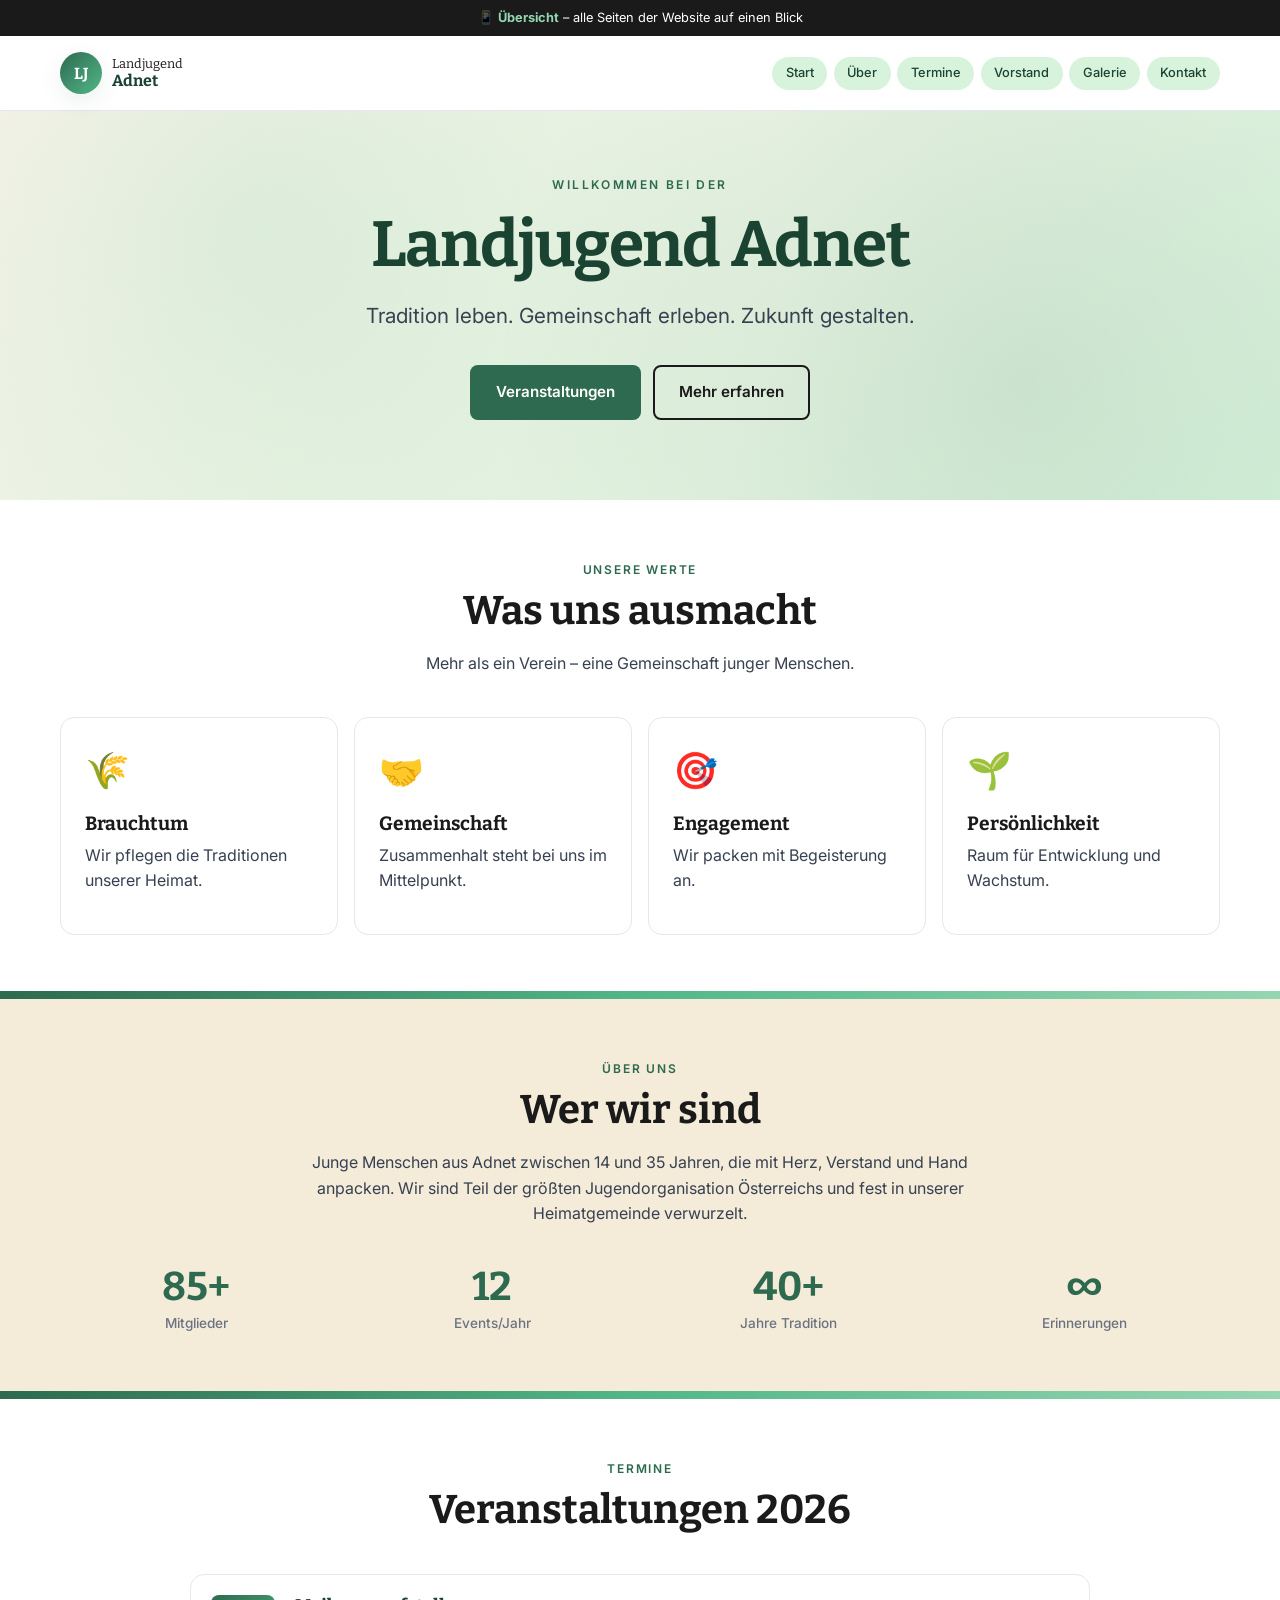
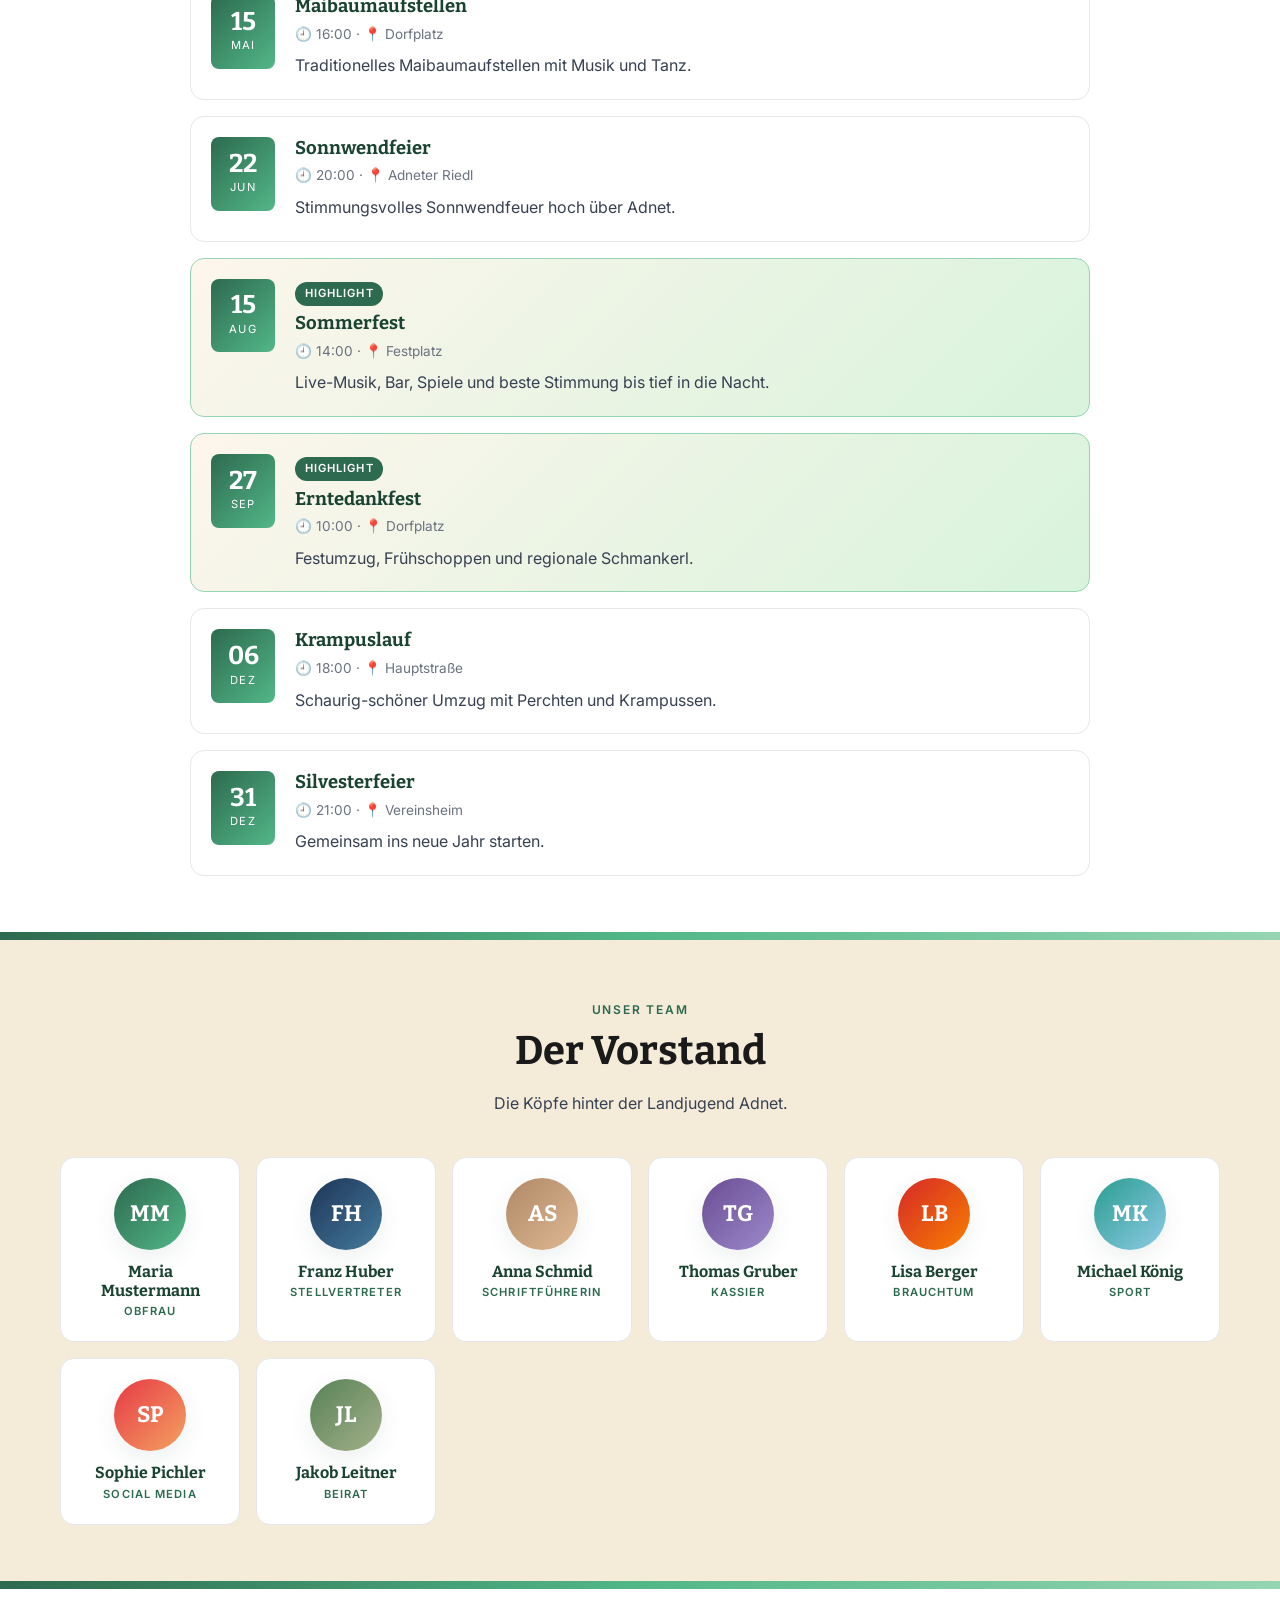
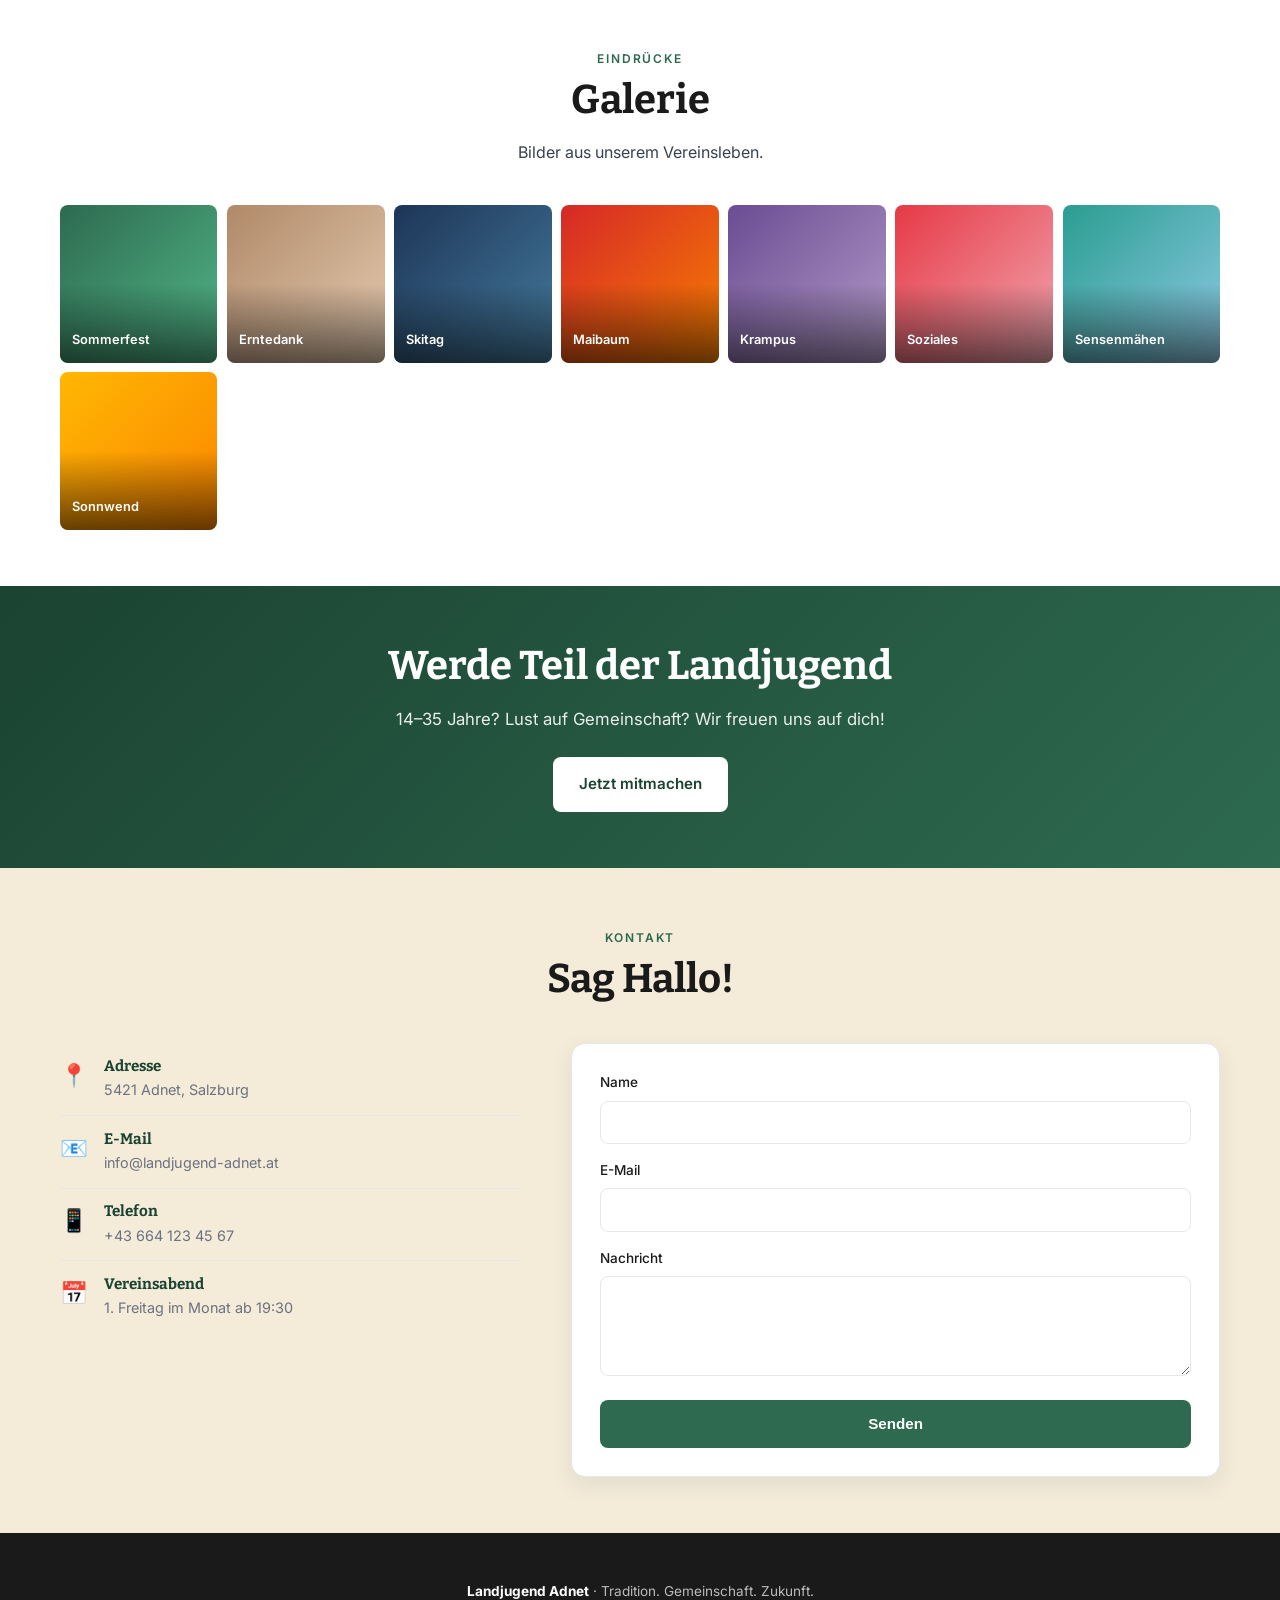
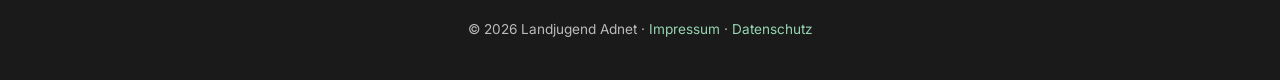
<file: preview.html>
<!DOCTYPE html>
  <html lang="de">
<head>
<meta charset="UTF-8">
<meta name="viewport" content="width=device-width, initial-scale=1.0">
<title>Landjugend Adnet - Übersicht</title>
<link rel="preconnect" href="https://fonts.googleapis.com">
<link rel="preconnect" href="https://fonts.gstatic.com" crossorigin>
<link href="https://fonts.googleapis.com/css2?family=Bitter:wght@400;600;700&family=Inter:wght@300;400;500;600;700&display=swap" rel="stylesheet">
<style>
:root{--green-900:#1b4332;--green-700:#2d6a4f;--green-500:#52b788;--green-300:#95d5b2;--green-100:#d8f3dc;--cream:#fdf6ec;--sand:#f4ebd9;--ink:#1a1a1a;--muted:#6b7280;--line:#e5e7eb;--white:#fff;--shadow-md:0 8px 24px rgba(27,67,50,.08);--shadow-lg:0 24px 48px rgba(27,67,50,.14);--radius:14px;--radius-sm:8px}
*{margin:0;padding:0;box-sizing:border-box}
html{scroll-behavior:smooth}
body{font-family:'Inter',sans-serif;color:var(--ink);line-height:1.6;background:#fff;-webkit-font-smoothing:antialiased}
.container{max-width:1200px;margin:0 auto;padding:0 1.25rem}
h1,h2,h3,h4{font-family:'Bitter',serif;font-weight:700;line-height:1.2}
h1{font-size:clamp(2.25rem,7vw,4rem)}
h2{font-size:clamp(1.6rem,5vw,2.5rem);margin-bottom:1rem}
h3{font-size:1.2rem;margin-bottom:.5rem}
h4{font-size:1rem;margin-bottom:.75rem}
p{margin-bottom:1rem;color:#374151}
a{color:var(--green-700);text-decoration:none}

.header{position:sticky;top:0;background:rgba(255,255,255,.95);backdrop-filter:blur(10px);border-bottom:1px solid var(--line);z-index:100}
.header-inner{display:flex;align-items:center;justify-content:space-between;padding:1rem 1.25rem;max-width:1200px;margin:0 auto}
.logo{display:flex;align-items:center;gap:.65rem;color:var(--ink)}
.logo-mark{width:42px;height:42px;background:linear-gradient(135deg,var(--green-700),var(--green-500));color:#fff;display:grid;place-items:center;border-radius:50%;font-weight:700;font-family:'Bitter',serif;box-shadow:var(--shadow-md)}
.logo-text{font-size:.8rem;line-height:1.15;font-family:'Bitter',serif}
.logo-text strong{font-size:1rem;color:var(--green-900);display:block}
.nav-pill{display:flex;gap:.4rem;flex-wrap:wrap}
.nav-pill a{padding:.4rem .85rem;border-radius:100px;background:var(--green-100);color:var(--green-900);font-size:.8rem;font-weight:500}

.hero{position:relative;padding:4rem 0 5rem;background:linear-gradient(135deg,var(--cream) 0%,var(--green-100) 100%);text-align:center;overflow:hidden}
.hero::before{content:'';position:absolute;inset:0;background:radial-gradient(circle at 20% 30%,rgba(82,183,136,.15) 0%,transparent 50%),radial-gradient(circle at 80% 70%,rgba(45,106,79,.12) 0%,transparent 50%)}
.hero-content{position:relative;max-width:800px;margin:0 auto}
.eyebrow{text-transform:uppercase;letter-spacing:.2em;font-size:.75rem;font-weight:600;color:var(--green-700);margin-bottom:.75rem}
.hero h1{color:var(--green-900);margin-bottom:1rem;letter-spacing:-.02em}
.hero-lead{font-size:clamp(1rem,3.5vw,1.3rem);color:#374151;margin-bottom:2rem}
.hero-cta{display:flex;gap:.75rem;justify-content:center;flex-wrap:wrap}

.btn{display:inline-block;padding:.85rem 1.5rem;border-radius:var(--radius-sm);font-weight:600;font-size:.95rem;border:2px solid transparent;cursor:pointer;transition:all .2s;text-align:center}
.btn-primary{background:var(--green-700);color:#fff}
.btn-primary:hover{background:var(--green-900)}
.btn-secondary{background:transparent;color:var(--ink);border-color:var(--ink)}

.section{padding:3.5rem 0}
.section-alt{background:var(--sand)}
.section-head{text-align:center;max-width:680px;margin:0 auto 2.5rem}
.kicker{display:inline-block;text-transform:uppercase;letter-spacing:.15em;font-size:.75rem;font-weight:600;color:var(--green-700);margin-bottom:.5rem}

.cards{display:grid;grid-template-columns:repeat(auto-fit,minmax(220px,1fr));gap:1rem}
.card{background:#fff;padding:1.5rem;border-radius:var(--radius);border:1px solid var(--line);transition:all .3s}
.card:hover{transform:translateY(-4px);box-shadow:var(--shadow-lg);border-color:var(--green-300)}
.card-icon{font-size:2.25rem;margin-bottom:.75rem}

.events{display:flex;flex-direction:column;gap:1rem;max-width:900px;margin:0 auto}
.event{display:flex;gap:1.25rem;padding:1.25rem;background:#fff;border:1px solid var(--line);border-radius:var(--radius);align-items:flex-start;transition:all .2s}
.event:hover{border-color:var(--green-300);box-shadow:var(--shadow-md)}
.event-highlight{background:linear-gradient(135deg,var(--cream),var(--green-100));border-color:var(--green-300)}
.event-date{flex-shrink:0;background:linear-gradient(135deg,var(--green-700),var(--green-500));color:#fff;padding:.85rem 1rem;border-radius:var(--radius-sm);text-align:center;min-width:64px}
.event-date .day{display:block;font-size:1.6rem;font-weight:700;line-height:1;font-family:'Bitter',serif}
.event-date .month{display:block;text-transform:uppercase;font-size:.7rem;letter-spacing:.1em;margin-top:3px}
.event-info{flex:1;min-width:0}
.event-info h3{color:var(--green-900);margin-bottom:.4rem;font-size:1.15rem}
.event-info p:last-child{margin-bottom:0}
.event-meta{color:var(--muted);font-size:.85rem;margin-bottom:.5rem}
.badge{display:inline-block;background:var(--green-700);color:#fff;font-size:.7rem;text-transform:uppercase;letter-spacing:.1em;padding:.2rem .6rem;border-radius:100px;font-weight:600;margin-bottom:.4rem}

.team{display:grid;grid-template-columns:repeat(auto-fit,minmax(160px,1fr));gap:1rem}
.team-member{background:#fff;padding:1.25rem;border-radius:var(--radius);border:1px solid var(--line);text-align:center;transition:all .3s}
.team-member:hover{transform:translateY(-4px);box-shadow:var(--shadow-lg);border-color:var(--green-300)}
.avatar{width:72px;height:72px;border-radius:50%;margin:0 auto .75rem;display:grid;place-items:center;font-family:'Bitter',serif;font-size:1.4rem;font-weight:700;color:#fff;box-shadow:var(--shadow-md)}
.a1{background:linear-gradient(135deg,#2d6a4f,#52b788)}
.a2{background:linear-gradient(135deg,#1d3557,#457b9d)}
.a3{background:linear-gradient(135deg,#b08968,#ddb892)}
.a4{background:linear-gradient(135deg,#6a4c93,#9d8acb)}
.a5{background:linear-gradient(135deg,#d62828,#f77f00)}
.a6{background:linear-gradient(135deg,#2a9d8f,#8ecae6)}
.a7{background:linear-gradient(135deg,#e63946,#f4a261)}
.a8{background:linear-gradient(135deg,#588157,#a3b18a)}
.team-member h3{color:var(--green-900);margin-bottom:.2rem;font-size:1rem}
.role{color:var(--green-700);font-weight:600;text-transform:uppercase;letter-spacing:.1em;font-size:.7rem;margin:0}

.gallery{display:grid;grid-template-columns:repeat(auto-fill,minmax(140px,1fr));gap:.6rem}
.g-item{aspect-ratio:1;border-radius:var(--radius-sm);position:relative;overflow:hidden;display:flex;align-items:flex-end;padding:.75rem;cursor:pointer;transition:transform .3s}
.g-item:hover{transform:scale(1.03)}
.g-item::before{content:'';position:absolute;inset:0;background:linear-gradient(to top,rgba(0,0,0,.6),transparent 50%)}
.g-item span{position:relative;color:#fff;font-weight:600;font-size:.8rem}

.section-cta{background:linear-gradient(135deg,var(--green-900),var(--green-700));color:#fff;text-align:center;padding:3.5rem 0}
.section-cta h2{color:#fff}
.section-cta p{color:rgba(255,255,255,.9);margin-bottom:1.5rem;font-size:1.05rem}
.section-cta .btn-primary{background:#fff;color:var(--green-900)}

.contact-grid{display:grid;grid-template-columns:1fr;gap:2rem}
@media(min-width:780px){.contact-grid{grid-template-columns:1fr 1.4fr;gap:3rem}}
.contact-item{display:flex;gap:1rem;padding:.85rem 0;border-bottom:1px solid var(--line)}
.contact-item:last-child{border-bottom:none}
.contact-icon{font-size:1.4rem;flex-shrink:0}
.contact-item h4{margin-bottom:.2rem;color:var(--green-900);font-size:.95rem}
.contact-item p{margin:0;color:var(--muted);font-size:.9rem}

.contact-form{background:#fff;padding:1.75rem;border-radius:var(--radius);border:1px solid var(--line);box-shadow:var(--shadow-md)}
.form-group{margin-bottom:1rem}
.form-group label{display:block;font-weight:500;margin-bottom:.4rem;font-size:.85rem}
.form-group input,.form-group select,.form-group textarea{width:100%;padding:.7rem .9rem;border:1px solid var(--line);border-radius:var(--radius-sm);font-family:inherit;font-size:.95rem}
.form-group input:focus,.form-group select:focus,.form-group textarea:focus{outline:none;border-color:var(--green-500);box-shadow:0 0 0 3px rgba(82,183,136,.15)}

.stats{display:grid;grid-template-columns:repeat(2,1fr);gap:1.5rem;text-align:center}
@media(min-width:600px){.stats{grid-template-columns:repeat(4,1fr)}}
.stat-num{display:block;font-family:'Bitter',serif;font-size:2.5rem;font-weight:700;color:var(--green-700);line-height:1}
.stat-label{display:block;margin-top:.4rem;color:var(--muted);font-weight:500;font-size:.85rem}

.footer{background:var(--ink);color:rgba(255,255,255,.8);padding:3rem 0 1.5rem;text-align:center}
.footer p{color:rgba(255,255,255,.7);font-size:.85rem}
.footer a{color:var(--green-300)}

.divider{height:8px;background:linear-gradient(90deg,var(--green-700),var(--green-500),var(--green-300));margin:0}

.preview-banner{background:#1a1a1a;color:#fff;text-align:center;padding:.5rem;font-size:.8rem}
.preview-banner strong{color:var(--green-300)}
</style>
</head>
<body>

<div class="preview-banner">📱 <strong>Übersicht</strong> – alle Seiten der Website auf einen Blick</div>

<header class="header">
  <div class="header-inner">
    <a href="#start" class="logo">
      <span class="logo-mark">LJ</span>
      <span class="logo-text">Landjugend<strong>Adnet</strong></span>
    </a>
    <nav class="nav-pill">
      <a href="#start">Start</a>
      <a href="#ueber">Über</a>
      <a href="#events">Termine</a>
      <a href="#vorstand">Vorstand</a>
      <a href="#galerie">Galerie</a>
      <a href="#kontakt">Kontakt</a>
    </nav>
  </div>
</header>

<!-- 1. STARTSEITE -->
<section class="hero" id="start">
  <div class="container hero-content">
    <p class="eyebrow">Willkommen bei der</p>
    <h1>Landjugend Adnet</h1>
    <p class="hero-lead">Tradition leben. Gemeinschaft erleben. Zukunft gestalten.</p>
    <div class="hero-cta">
      <a href="#events" class="btn btn-primary">Veranstaltungen</a>
      <a href="#ueber" class="btn btn-secondary">Mehr erfahren</a>
    </div>
  </div>
</section>

<section class="section">
  <div class="container">
    <div class="section-head">
      <span class="kicker">Unsere Werte</span>
      <h2>Was uns ausmacht</h2>
      <p>Mehr als ein Verein – eine Gemeinschaft junger Menschen.</p>
    </div>
    <div class="cards">
      <div class="card"><div class="card-icon">🌾</div><h3>Brauchtum</h3><p>Wir pflegen die Traditionen unserer Heimat.</p></div>
      <div class="card"><div class="card-icon">🤝</div><h3>Gemeinschaft</h3><p>Zusammenhalt steht bei uns im Mittelpunkt.</p></div>
      <div class="card"><div class="card-icon">🎯</div><h3>Engagement</h3><p>Wir packen mit Begeisterung an.</p></div>
      <div class="card"><div class="card-icon">🌱</div><h3>Persönlichkeit</h3><p>Raum für Entwicklung und Wachstum.</p></div>
    </div>
  </div>
</section>

<div class="divider"></div>

<!-- 2. ÜBER UNS -->
<section class="section section-alt" id="ueber">
  <div class="container">
    <div class="section-head">
      <span class="kicker">Über uns</span>
      <h2>Wer wir sind</h2>
      <p>Junge Menschen aus Adnet zwischen 14 und 35 Jahren, die mit Herz, Verstand und Hand anpacken. Wir sind Teil der größten Jugendorganisation Österreichs und fest in unserer Heimatgemeinde verwurzelt.</p>
    </div>
    <div class="stats">
      <div><span class="stat-num">85+</span><span class="stat-label">Mitglieder</span></div>
      <div><span class="stat-num">12</span><span class="stat-label">Events/Jahr</span></div>
      <div><span class="stat-num">40+</span><span class="stat-label">Jahre Tradition</span></div>
      <div><span class="stat-num">∞</span><span class="stat-label">Erinnerungen</span></div>
    </div>
  </div>
</section>

<div class="divider"></div>

<!-- 3. VERANSTALTUNGEN -->
<section class="section" id="events">
  <div class="container">
    <div class="section-head">
      <span class="kicker">Termine</span>
      <h2>Veranstaltungen 2026</h2>
    </div>
    <div class="events">
      <div class="event">
        <div class="event-date"><span class="day">15</span><span class="month">Mai</span></div>
        <div class="event-info"><h3>Maibaumaufstellen</h3><p class="event-meta">🕘 16:00 · 📍 Dorfplatz</p><p>Traditionelles Maibaumaufstellen mit Musik und Tanz.</p></div>
      </div>
      <div class="event">
        <div class="event-date"><span class="day">22</span><span class="month">Jun</span></div>
        <div class="event-info"><h3>Sonnwendfeier</h3><p class="event-meta">🕘 20:00 · 📍 Adneter Riedl</p><p>Stimmungsvolles Sonnwendfeuer hoch über Adnet.</p></div>
      </div>
      <div class="event event-highlight">
        <div class="event-date"><span class="day">15</span><span class="month">Aug</span></div>
        <div class="event-info"><span class="badge">Highlight</span><h3>Sommerfest</h3><p class="event-meta">🕘 14:00 · 📍 Festplatz</p><p>Live-Musik, Bar, Spiele und beste Stimmung bis tief in die Nacht.</p></div>
      </div>
      <div class="event event-highlight">
        <div class="event-date"><span class="day">27</span><span class="month">Sep</span></div>
        <div class="event-info"><span class="badge">Highlight</span><h3>Erntedankfest</h3><p class="event-meta">🕘 10:00 · 📍 Dorfplatz</p><p>Festumzug, Frühschoppen und regionale Schmankerl.</p></div>
      </div>
      <div class="event">
        <div class="event-date"><span class="day">06</span><span class="month">Dez</span></div>
        <div class="event-info"><h3>Krampuslauf</h3><p class="event-meta">🕘 18:00 · 📍 Hauptstraße</p><p>Schaurig-schöner Umzug mit Perchten und Krampussen.</p></div>
      </div>
      <div class="event">
        <div class="event-date"><span class="day">31</span><span class="month">Dez</span></div>
        <div class="event-info"><h3>Silvesterfeier</h3><p class="event-meta">🕘 21:00 · 📍 Vereinsheim</p><p>Gemeinsam ins neue Jahr starten.</p></div>
      </div>
    </div>
  </div>
</section>

<div class="divider"></div>

<!-- 4. VORSTAND -->
<section class="section section-alt" id="vorstand">
  <div class="container">
    <div class="section-head">
      <span class="kicker">Unser Team</span>
      <h2>Der Vorstand</h2>
      <p>Die Köpfe hinter der Landjugend Adnet.</p>
    </div>
    <div class="team">
      <div class="team-member"><div class="avatar a1">MM</div><h3>Maria Mustermann</h3><p class="role">Obfrau</p></div>
      <div class="team-member"><div class="avatar a2">FH</div><h3>Franz Huber</h3><p class="role">Stellvertreter</p></div>
      <div class="team-member"><div class="avatar a3">AS</div><h3>Anna Schmid</h3><p class="role">Schriftführerin</p></div>
      <div class="team-member"><div class="avatar a4">TG</div><h3>Thomas Gruber</h3><p class="role">Kassier</p></div>
      <div class="team-member"><div class="avatar a5">LB</div><h3>Lisa Berger</h3><p class="role">Brauchtum</p></div>
      <div class="team-member"><div class="avatar a6">MK</div><h3>Michael König</h3><p class="role">Sport</p></div>
      <div class="team-member"><div class="avatar a7">SP</div><h3>Sophie Pichler</h3><p class="role">Social Media</p></div>
      <div class="team-member"><div class="avatar a8">JL</div><h3>Jakob Leitner</h3><p class="role">Beirat</p></div>
    </div>
  </div>
</section>

<div class="divider"></div>

<!-- 5. GALERIE -->
<section class="section" id="galerie">
  <div class="container">
    <div class="section-head">
      <span class="kicker">Eindrücke</span>
      <h2>Galerie</h2>
      <p>Bilder aus unserem Vereinsleben.</p>
    </div>
    <div class="gallery">
      <div class="g-item" style="background:linear-gradient(135deg,#2d6a4f,#52b788)"><span>Sommerfest</span></div>
      <div class="g-item" style="background:linear-gradient(135deg,#b08968,#e6ccb2)"><span>Erntedank</span></div>
      <div class="g-item" style="background:linear-gradient(135deg,#1d3557,#457b9d)"><span>Skitag</span></div>
      <div class="g-item" style="background:linear-gradient(135deg,#d62828,#f77f00)"><span>Maibaum</span></div>
      <div class="g-item" style="background:linear-gradient(135deg,#6a4c93,#b39bc8)"><span>Krampus</span></div>
      <div class="g-item" style="background:linear-gradient(135deg,#e63946,#f1a8b1)"><span>Soziales</span></div>
      <div class="g-item" style="background:linear-gradient(135deg,#2a9d8f,#8ecae6)"><span>Sensenmähen</span></div>
      <div class="g-item" style="background:linear-gradient(135deg,#ffb703,#fb8500)"><span>Sonnwend</span></div>
    </div>
  </div>
</section>

<!-- 6. CTA -->
<section class="section-cta">
  <div class="container">
    <h2>Werde Teil der Landjugend</h2>
    <p>14–35 Jahre? Lust auf Gemeinschaft? Wir freuen uns auf dich!</p>
    <a href="#kontakt" class="btn btn-primary">Jetzt mitmachen</a>
  </div>
</section>

<!-- 7. KONTAKT -->
<section class="section section-alt" id="kontakt">
  <div class="container">
    <div class="section-head">
      <span class="kicker">Kontakt</span>
      <h2>Sag Hallo!</h2>
    </div>
    <div class="contact-grid">
      <div>
        <div class="contact-item"><span class="contact-icon">📍</span><div><h4>Adresse</h4><p>5421 Adnet, Salzburg</p></div></div>
        <div class="contact-item"><span class="contact-icon">📧</span><div><h4>E-Mail</h4><p>info@landjugend-adnet.at</p></div></div>
        <div class="contact-item"><span class="contact-icon">📱</span><div><h4>Telefon</h4><p>+43 664 123 45 67</p></div></div>
        <div class="contact-item"><span class="contact-icon">📅</span><div><h4>Vereinsabend</h4><p>1. Freitag im Monat ab 19:30</p></div></div>
      </div>
      <form class="contact-form" onsubmit="event.preventDefault();alert('Danke! Diese Demo speichert keine Daten.');this.reset();">
        <div class="form-group"><label for="n">Name</label><input id="n" type="text" required></div>
        <div class="form-group"><label for="e">E-Mail</label><input id="e" type="email" required></div>
        <div class="form-group"><label for="m">Nachricht</label><textarea id="m" rows="4" required></textarea></div>
        <button type="submit" class="btn btn-primary" style="width:100%">Senden</button>
      </form>
    </div>
  </div>
</section>

<footer class="footer">
  <div class="container">
    <p><strong style="color:#fff">Landjugend Adnet</strong> · Tradition. Gemeinschaft. Zukunft.</p>
    <p>&copy; 2026 Landjugend Adnet · <a href="#">Impressum</a> · <a href="#">Datenschutz</a></p>
  </div>
</footer>

</body>
</html>
</file>
